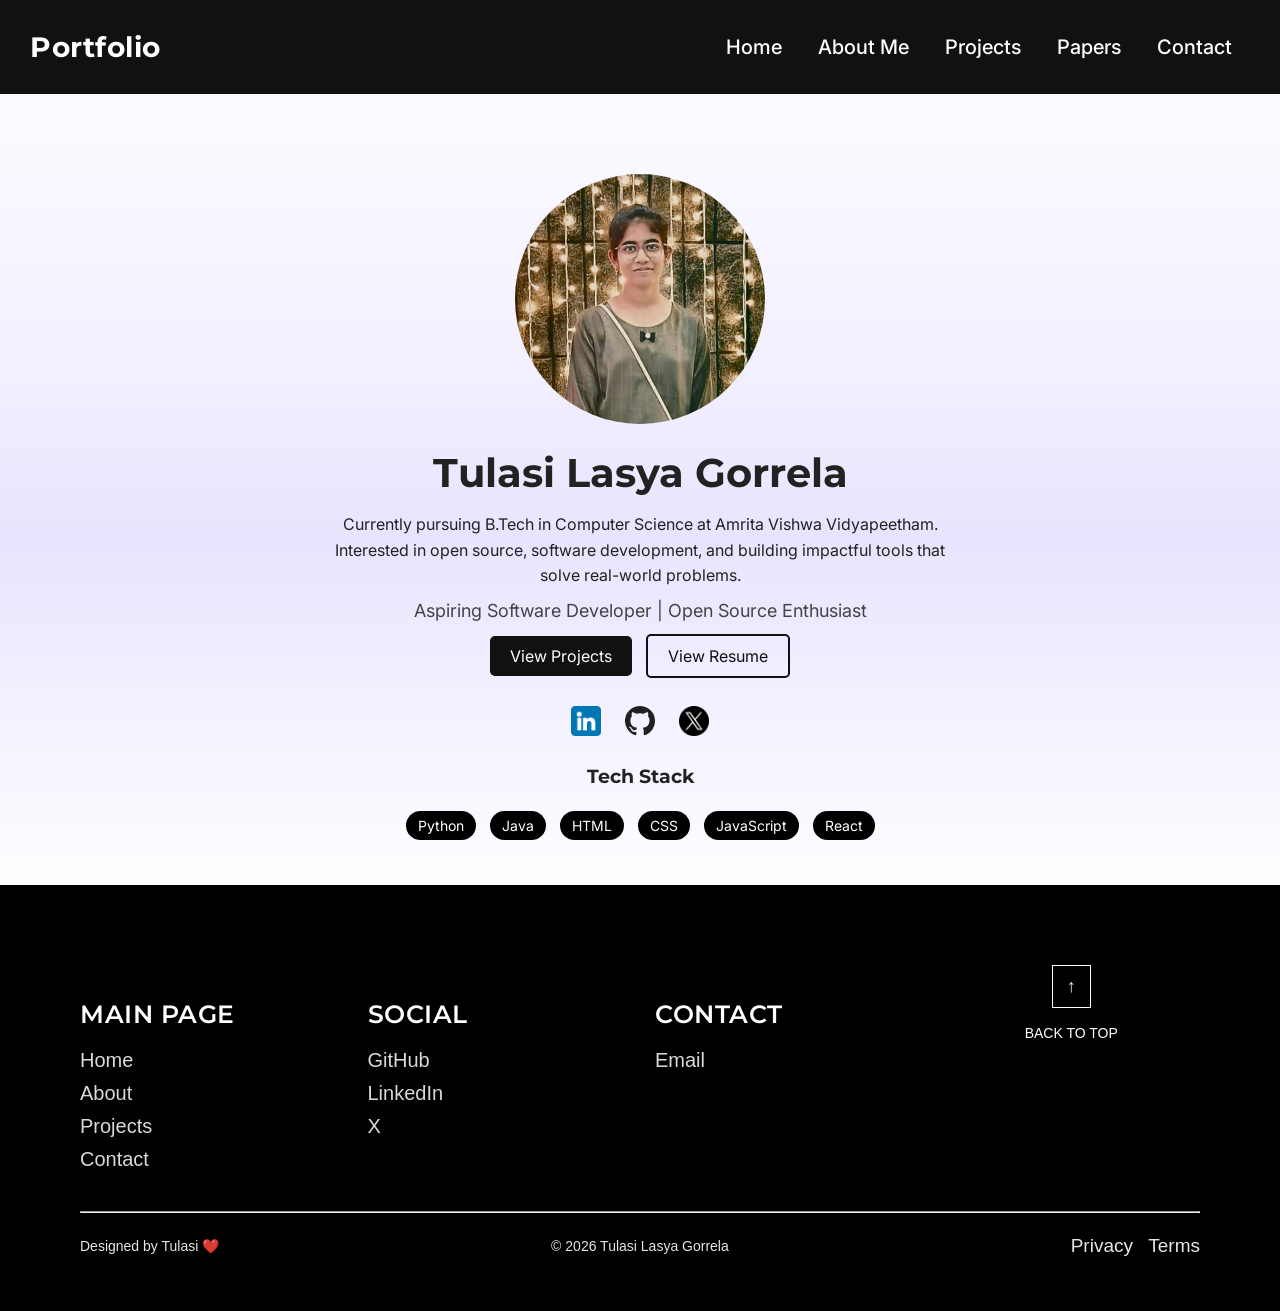
<file: index.html>
<!doctype html>

<html lang="en">
  <head>
    <meta charset="UTF-8" />
    <meta name="viewport" content="width=device-width, initial-scale=1.0" />

    <title>Tulasi Lasya Portfolio</title>

    <link rel="stylesheet" href="css/global.css">
<link rel="stylesheet" href="css/navbar.css">
<link rel="stylesheet" href="css/home.css">
<link rel="stylesheet" href="css/footer.css">
  </head>

  <body>
    <nav class="nav-bar">
      <h2 class="logo">Portfolio</h2>
      <input type="checkbox" id="menu-toggle">
      <label for="menu-toggle" class="menu-icon">
         &#9776
      </label>
      <ul class="nav-ul">
        <li class="nav-li"><a href="index.html">Home</a></li>
        <li class="nav-li"><a href="about.html">About Me</a></li>
        <li class="nav-li"><a href="projects.html">Projects</a></li>
        <li class="nav-li"><a href="papers.html">Papers</a></li>
        <li class="nav-li"><a href="contact.html">Contact</a></li>
      </ul>
    </nav>

    <section class="hero">
      <img src="assets/image.png" class="profile-img" alt="Tulasi Lasya Profile Image" />

      <h1 class="name">Tulasi Lasya Gorrela</h1>

    
      <p class="bio">
        Currently pursuing B.Tech in Computer Science at Amrita Vishwa
        Vidyapeetham. Interested in open source, software development, and
        building impactful tools that solve real-world problems.
      </p>

      <p class="role">Aspiring Software Developer | Open Source Enthusiast</p>
      <div class="hero-buttons">
        <a href="projects.html" class="btn">View Projects</a>
        <a
          href="https://tulasilasya.github.io/Resume.github.io/"
          class="btn-outline"
          target="_blank"
          >View Resume</a
        >
      </div>
      <br />
      <div class="socials">
        <a
          href="https://www.linkedin.com/in/tulasi-lasya-gorrela-ba954536a/"
          target="_blank"
          ><img src="assets/linkedin.png" width="30" alt="linkedin"
        /></a>
        <a href="https://github.com/TulasiLasya" target="_blank"
          ><img src="assets/Orion_github.svg" width="30" alt="github"
        /></a>
        <a href="https://x.com/TulasiLasya301" target="_blank"
          ><img src="assets/twitter.png" width="30" alt="X"
        /></a>
      </div>
      <div class="tech-stack">
        <h3>Tech Stack</h3>
        <div class="stack-icons">
          <span>Python</span>
          <span>Java</span>
          <span>HTML</span>
          <span>CSS</span>
          <span>JavaScript</span>
          <span>React</span>
        </div>
      </div>
    </section>
    <br />
    <br />
    <footer class="footer">
      <div class="footer-middle">
        <div class="footer-column">
          <h4>MAIN PAGE</h4>
          <a href="index.html">Home</a>
          <a href="about.html">About</a>
          <a href="projects.html">Projects</a>
          <a href="contact.html">Contact</a>
        </div>

        <div class="footer-column">
          <h4>SOCIAL</h4>
          <a href="https://github.com/TulasiLasya" target="_blank">GitHub</a>
          <a
            href="https://www.linkedin.com/in/tulasi-lasya-gorrela-ba954536a/"
            target="_blank"
            >LinkedIn</a
          >
          <a href="https://x.com/TulasiLasya301" target="_blank">X</a>
        </div>

        <div class="footer-column">
          <h4>CONTACT</h4>
          <a href="mailto:tulasilasyagorrela@gmail.com" target="_blank">Email</a>
        </div>

        <div class="back-top">
          <a href="#">↑</a>
          <p>BACK TO TOP</p>
        </div>
      </div>

      <hr />

      <div class="footer-bottom">
        <p>Designed by Tulasi ❤️</p>
        <p>© 2026 Tulasi Lasya Gorrela</p>
        <div class="footer-links">
          <a href="#">Privacy</a>
          <a href="#">Terms</a>
        </div>
      </div>
    </footer>
  </body>
</html>
</file>
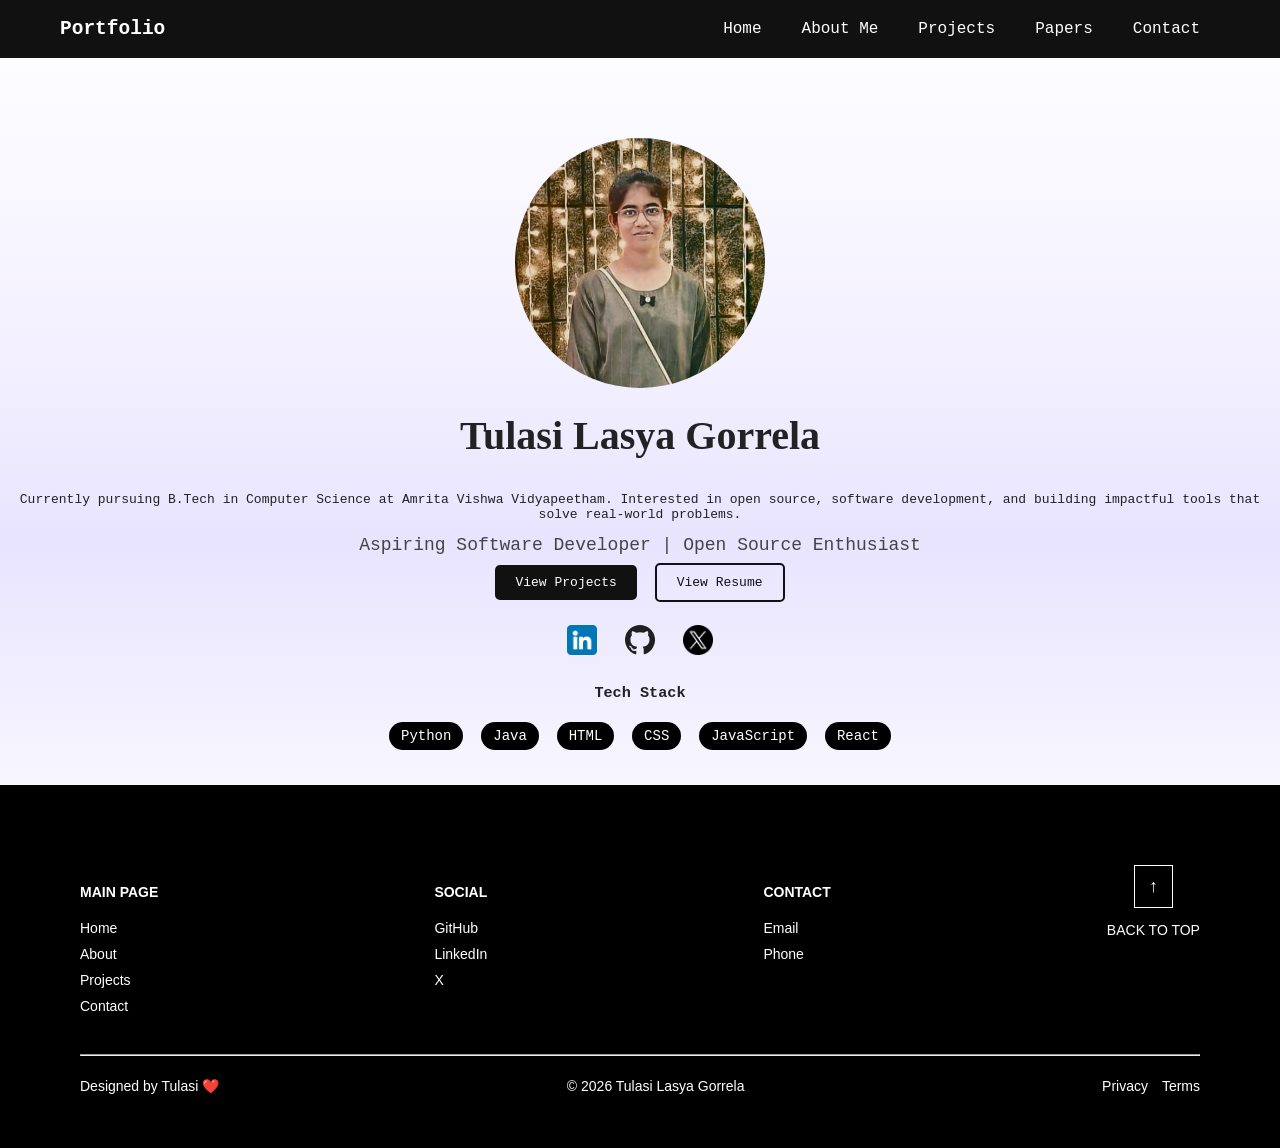
<file: portfolio/index.html>
<!doctype html>

<html lang="en">
  <head>
    <meta charset="UTF-8" />
    <meta name="viewport" content="width=device-width, initial-scale=1.0" />

    <title>Tulasi Portfolio</title>

    <link rel="stylesheet" href="style.css" />
  </head>

  <body>
    <nav class="nav-bar">
      <h2 class="logo">Portfolio</h2>

      <ul class="nav-ul">
        <li class="nav-li"><a href="index.html">Home</a></li>
        <li class="nav-li"><a href="AboutMe.html">About Me</a></li>
        <li class="nav-li"><a href="Projects.html">Projects</a></li>
        <li class="nav-li"><a href="#">Papers</a></li>
        <li class="nav-li"><a href="Contact.html">Contact</a></li>
      </ul>
    </nav>

    <section class="hero">
      <img src="assets/image.png" class="profile-img" />

      <h1 class="name">Tulasi Lasya Gorrela</h1>

      <p class="intro"></p>
      <p class="bio">
        Currently pursuing B.Tech in Computer Science at Amrita Vishwa
        Vidyapeetham. Interested in open source, software development, and
        building impactful tools that solve real-world problems.
      </p>


      <p class="role">Aspiring Software Developer | Open Source Enthusiast</p>
      <div class="hero-buttons">
        <a href="#" class="btn">View Projects</a>
        <a href="https://tulasilasya.github.io/Resume.github.io/" class="btn-outline" target="_blank"
          >View Resume</a
        >
      </div>
      <br>
      <div class="socials">
        <a
          href="https://www.linkedin.com/in/tulasi-lasya-gorrela-ba954536a/"
          target="_blank"
          ><img src="assets/linkedin.png" width="30" alt="linkedin"
        /></a>
        <a href="https://github.com/TulasiLasya"
          ><img src="assets/Orion_github.svg" width="30" alt="github"
        /></a>
        <a href="https://x.com/TulasiLasya301"
          ><img src="assets/twitter.png" width="30" alt="X"
        /></a>
      </div>
      <div class="tech-stack">
        <h3>Tech Stack</h3>
        <div class="stack-icons">
          <span>Python</span>
          <span>Java</span>
          <span>HTML</span>
          <span>CSS</span>
          <span>JavaScript</span>
          <span>React</span>
        </div>
      </div>
    </section>
    <br />
    <br />
    <footer class="footer">
      <div class="footer-middle">
        <div class="footer-column">
          <h4>MAIN PAGE</h4>
          <a href="index.html">Home</a>
          <a href="about.html">About</a>
          <a href="projects.html">Projects</a>
          <a href="contact.html">Contact</a>
        </div>

        <div class="footer-column">
          <h4>SOCIAL</h4>
          <a href="https://github.com/TulasiLasya">GitHub</a>
          <a
            href="https://www.linkedin.com/in/tulasi-lasya-gorrela-ba954536a/"
            target="_blank"
            >LinkedIn</a
          >
          <a href="https://x.com/TulasiLasya301" target="_blank">X</a>
        </div>

        <div class="footer-column">
          <h4>CONTACT</h4>
          <a href="mailto:tulasilasyagorrela@gmail.com">Email</a>
          <a href="tel:+917075848015">Phone</a>
        </div>

        <div class="back-top">
          <a href="#">↑</a>
          <p>BACK TO TOP</p>
        </div>
      </div>

      <hr />

      <div class="footer-bottom">
        <p>Designed by Tulasi ❤️</p>
        <p>© 2026 Tulasi Lasya Gorrela</p>
        <div class="footer-links">
          <a href="#">Privacy</a>
          <a href="#">Terms</a>
        </div>
      </div>
    </footer>
  </body>
</html>
</file>
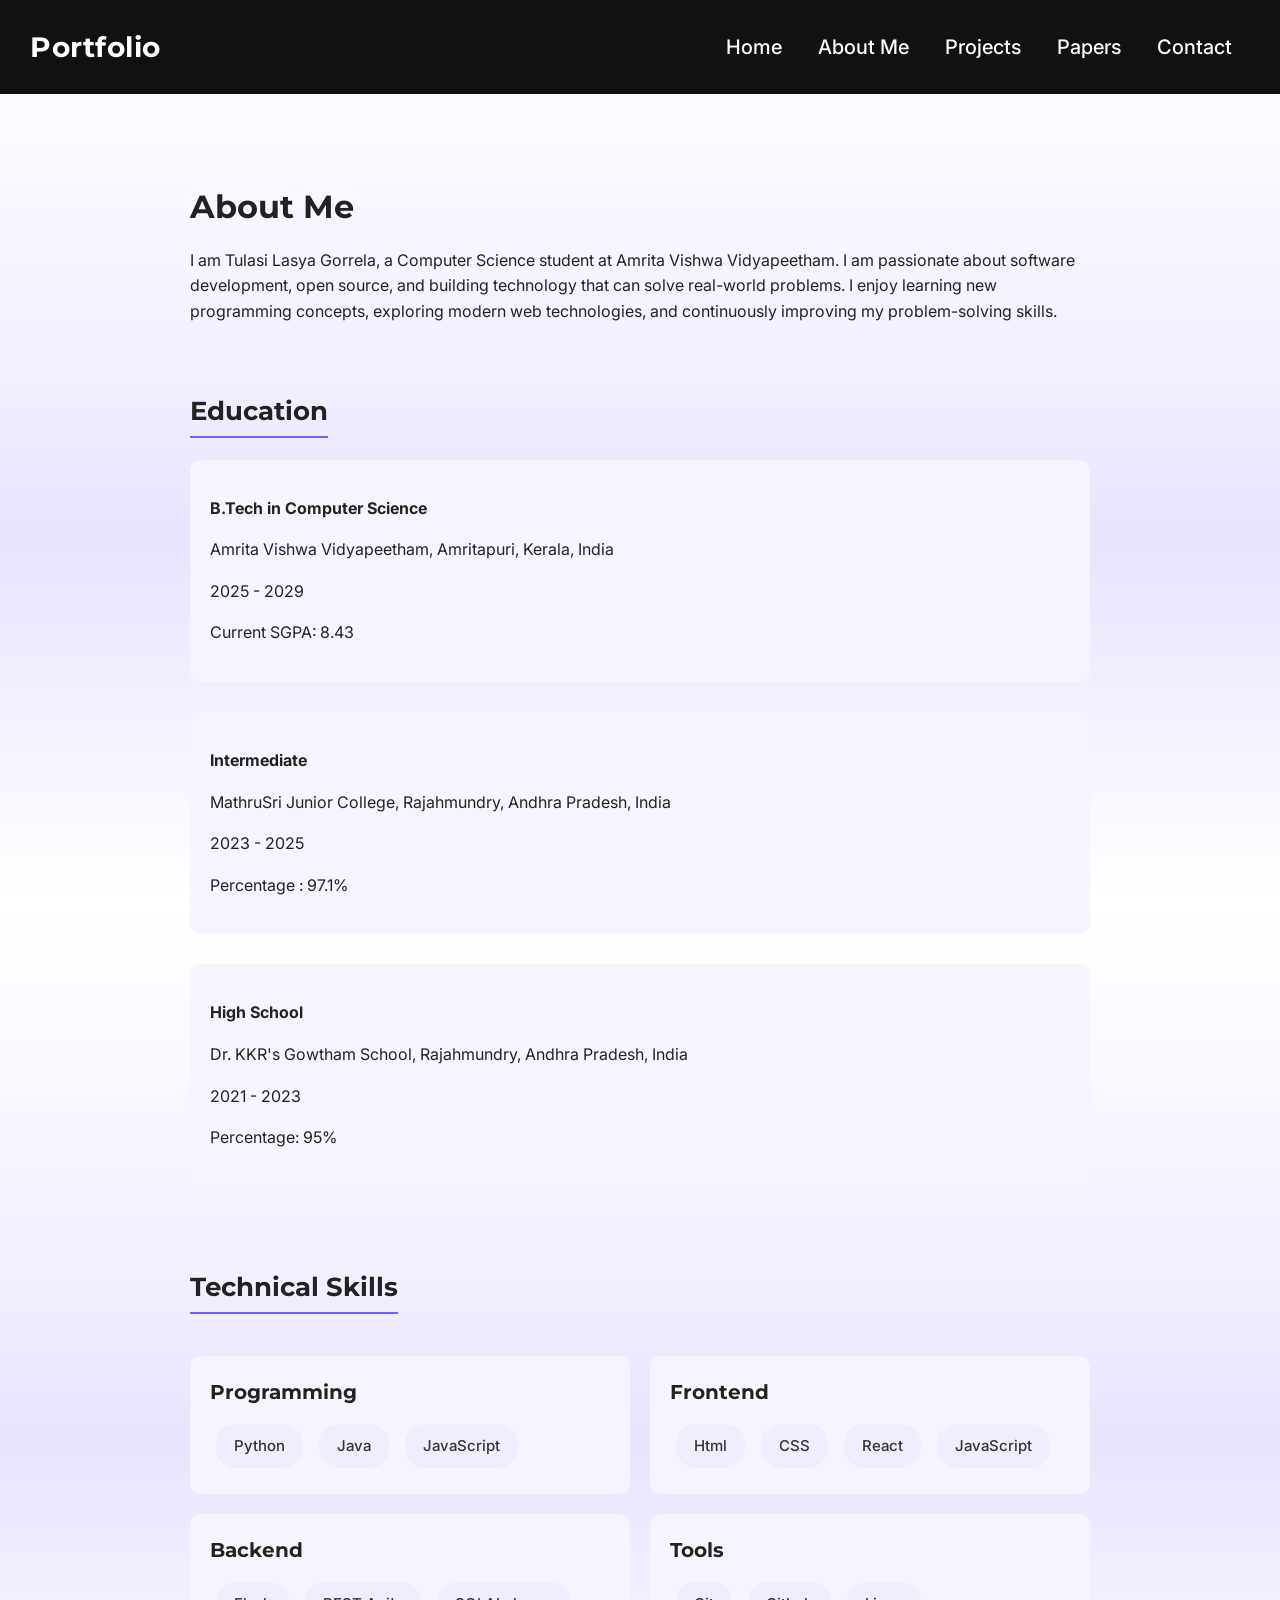
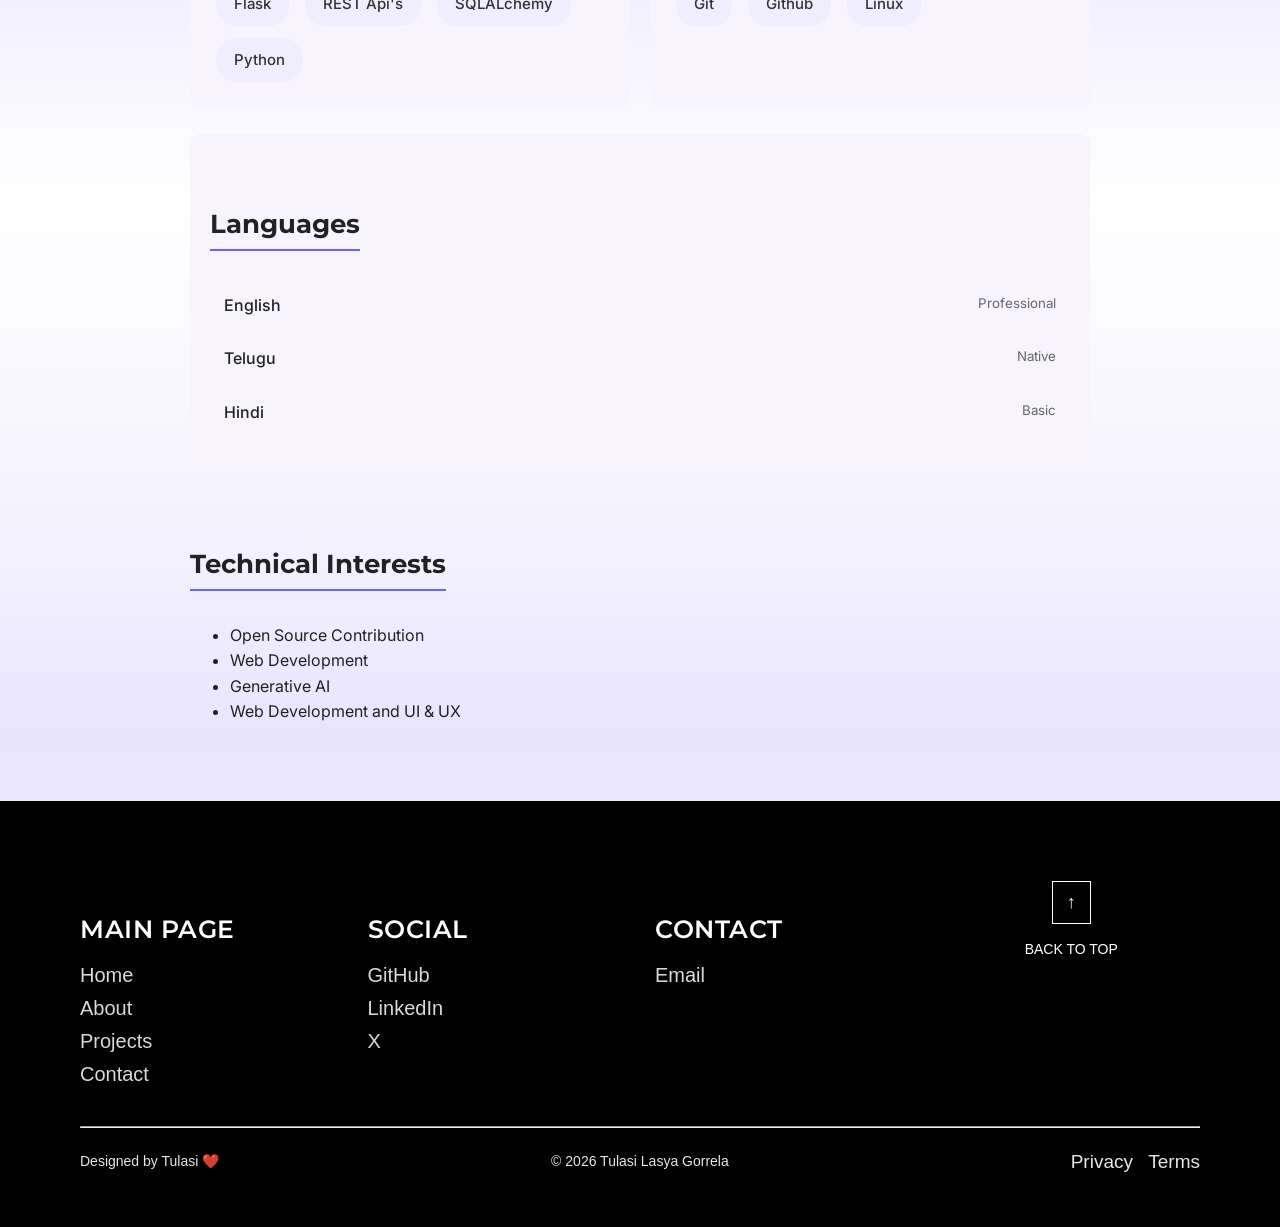
<file: about.html>
<!doctype html>
<html lang="en">
  <head>
    <meta charset="UTF-8" />
    <meta name="viewport" content="width=device-width, initial-scale=1.0" />
    <title>Tulasi Lasya Portfolio</title>
    <link rel="stylesheet" href="css/global.css" />
    <link rel="stylesheet" href="css/navbar.css" />
    <link rel="stylesheet" href="css/aboutme.css" />
    <link rel="stylesheet" href="css/footer.css" />
  </head>

  <body>
    <header>
      <nav class="nav-bar">
        <h2 class="logo">Portfolio</h2>
        <input type="checkbox" id="menu-toggle" />
        <label for="menu-toggle" class="menu-icon">&#9776 </label>
        <ul class="nav-ul">
          <li class="nav-li"><a href="index.html">Home</a></li>
          <li class="nav-li"><a href="about.html">About Me</a></li>
          <li class="nav-li"><a href="projects.html">Projects</a></li>
          <li class="nav-li"><a href="papers.html">Papers</a></li>
          <li class="nav-li"><a href="contact.html">Contact</a></li>
        </ul>
      </nav>
    </header>

    <section class="about-container">
      <h1>About Me</h1>

      <p class="about-intro">
        I am Tulasi Lasya Gorrela, a Computer Science student at Amrita Vishwa
        Vidyapeetham. I am passionate about software development, open source,
        and building technology that can solve real-world problems. I enjoy
        learning new programming concepts, exploring modern web technologies,
        and continuously improving my problem-solving skills.
      </p>

      <!-- education -->

      <h2>Education</h2>

      <div class="about-box">
        <p><strong>B.Tech in Computer Science</strong></p>
        <p>Amrita Vishwa Vidyapeetham, Amritapuri, Kerala, India</p>
        <p>2025 - 2029</p>
        <p>Current SGPA: 8.43</p>
      </div>

      <div class="about-box">
        <p><strong>Intermediate</strong></p>
        <p>
          MathruSri Junior College, Rajahmundry, Andhra Pradesh, India
        </p>
        <p>2023 - 2025</p>
        <p>Percentage : 97.1%</p>
        
      </div>
      <div class="about-box">
        <p><strong>High School</strong></p>
        <p>Dr. KKR's Gowtham School, Rajahmundry, Andhra Pradesh, India</p>
        <p>2021 - 2023</p>
        <p>Percentage: 95%</p>
      </div>

      <!-- skills -->

      <h2>Technical Skills</h2>

      <div class="skills-grid">
        <div class="skill-card">
          <h3>Programming</h3>
          <div class="skill-tags">
            <span>Python</span>
            <span>Java</span>
            <span>JavaScript</span>
          </div>
        </div>
        <div class="skill-card">
          <h3>Frontend</h3>
          <div class="skill-tags">
            <span>Html</span>
            <span>CSS</span>
            <span>React</span>
            <span>JavaScript</span>
          </div>
        </div>
        <div class="skill-card">
          <h3>Backend</h3>
          <div class="skill-tags">
            <span>Flask</span>
            <span>REST Api's</span>
            <span>SQLALchemy</span>
            <span>Python</span>
          </div>
        </div>
        <div class="skill-card">
          <h3>Tools</h3>
          <div class="skill-tags">
            <span>Git</span>
            <span>Github</span>
            <span>Linux</span>
          </div>
        </div>
      </div>
      <br>
      <div class="about-box">
        <h2>Languages</h2>

        <div class="language-list">
          <div class="lang-item">
            <span>English</span>
            <small>Professional</small>
          </div>

          <div class="lang-item">
            <span>Telugu</span>
            <small>Native</small>
          </div>

          <div class="lang-item">
            <span>Hindi</span>
            <small>Basic</small>
          </div>
        </div>
      </div>
      <h2>Technical Interests</h2>

      <ul class="interests">
        <li>Open Source Contribution</li>
        <li>Web Development</li>
        <li>Generative AI</li>
        <li>Web Development and UI & UX</li>
      </ul>
    </section>

    <footer class="footer">
      <div class="footer-middle">
        <div class="footer-column">
          <h4>MAIN PAGE</h4>
          <a href="index.html">Home</a>
          <a href="about.html">About</a>
          <a href="projects.html">Projects</a>
          <a href="contact.html">Contact</a>
        </div>

        <div class="footer-column">
          <h4>SOCIAL</h4>
          <a href="https://github.com/TulasiLasya" target="_blank">GitHub</a>
          <a
            href="https://www.linkedin.com/in/tulasi-lasya-gorrela-ba954536a/"
            target="_blank"
            >LinkedIn</a
          >
          <a href="https://x.com/TulasiLasya301" target="_blank">X</a>
        </div>

        <div class="footer-column">
          <h4>CONTACT</h4>
          <a href="mailto:tulasilasyagorrela@gmail.com" target="_blank"
            >Email</a
          >
        </div>

        <div class="back-top">
          <a href="#">↑</a>
          <p>BACK TO TOP</p>
        </div>
      </div>

      <hr />

      <div class="footer-bottom">
        <p>Designed by Tulasi ❤️</p>
        <p>© 2026 Tulasi Lasya Gorrela</p>
        <div class="footer-links">
          <a href="#">Privacy</a>
          <a href="#">Terms</a>
        </div>
      </div>
    </footer>
  </body>
</html>
</file>
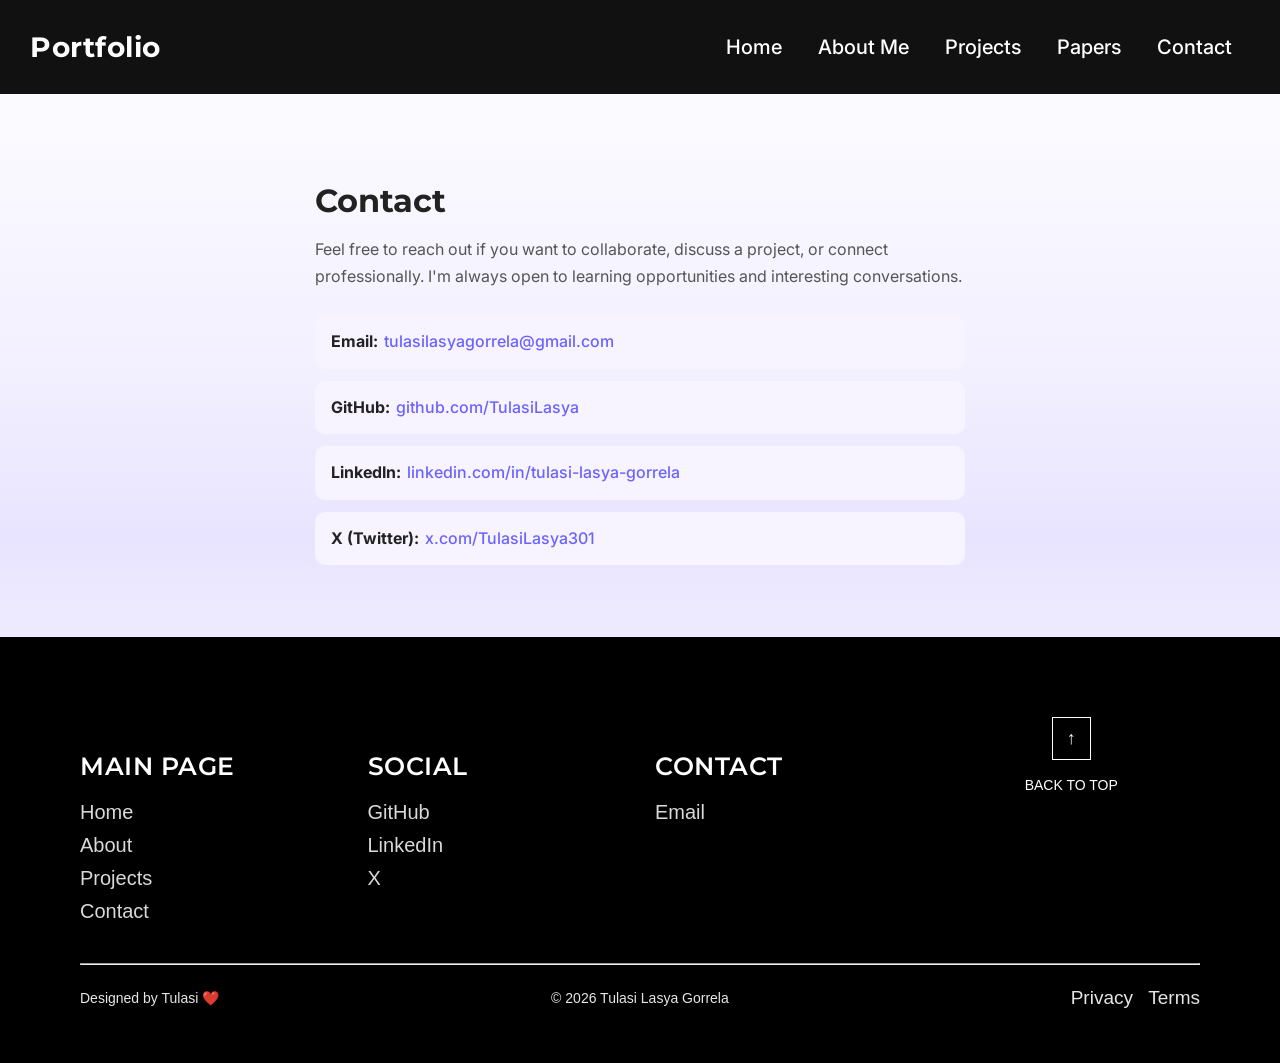
<file: contact.html>
<!doctype html>
<html lang="en">
  <head>
    <meta charset="UTF-8" />
    <meta name="viewport" content="width=device-width, initial-scale=1.0">
    <title>Tulasi Lasya Portfolio</title>
    <link rel="stylesheet" href="css/global.css">
<link rel="stylesheet" href="css/navbar.css">
<link rel="stylesheet" href="css/contact.css">
<link rel="stylesheet" href="css/footer.css">
  </head>

  <body>
    <header>
      <nav class="nav-bar">
        <h2 class="logo">Portfolio</h2>
           <input type="checkbox" id="menu-toggle">
      <label for="menu-toggle" class="menu-icon">
         &#9776
      </label>
        <ul class="nav-ul">
          <li class="nav-li"><a href="index.html">Home</a></li>
          <li class="nav-li"><a href="about.html">About Me</a></li>
          <li class="nav-li"><a href="projects.html">Projects</a></li>
          <li class="nav-li"><a href="papers.html">Papers</a></li>
          <li class="nav-li"><a href="contact.html">Contact</a></li>
        </ul>
      </nav>
    </header>

    <section class="contact-container">
      <h1>Contact</h1>

      <p class="contact-text">
        Feel free to reach out if you want to collaborate, discuss a project, or
        connect professionally. I'm always open to learning opportunities and
        interesting conversations.
      </p>

      <div class="contact-links">
        <p>
          <strong>Email:</strong>
          <a href="mailto:tulasilasyagorrela@gmail.com" target="_blank">
            tulasilasyagorrela@gmail.com
          </a>
        </p>


        <p>
          <strong>GitHub:</strong>
          <a href="https://github.com/TulasiLasya" target="_blank">
            github.com/TulasiLasya
          </a>
        </p>

        <p>
          <strong>LinkedIn:</strong>
          <a
            href="https://www.linkedin.com/in/tulasi-lasya-gorrela-ba954536a/"
            target="_blank"
          >
            linkedin.com/in/tulasi-lasya-gorrela
          </a>
        </p>

        <p>
          <strong>X (Twitter):</strong>
          <a href="https://x.com/TulasiLasya301" target="_blank">
            x.com/TulasiLasya301
          </a>
        </p>
      </div>
    </section>

    <footer class="footer">
      <div class="footer-middle">
        <div class="footer-column">
          <h4>MAIN PAGE</h4>
          <a href="index.html">Home</a>
          <a href="about.html">About</a>
          <a href="projects.html">Projects</a>
          <a href="contact.html">Contact</a>
        </div>

        <div class="footer-column">
          <h4>SOCIAL</h4>
          <a href="https://github.com/TulasiLasya" target="_blank">GitHub</a>
          <a
            href="https://www.linkedin.com/in/tulasi-lasya-gorrela-ba954536a/"
            target="_blank"
            >LinkedIn</a
          >
          <a href="https://x.com/TulasiLasya301" target="_blank">X</a>
        </div>

        <div class="footer-column">
          <h4>CONTACT</h4>
          <a href="mailto:tulasilasyagorrela@gmail.com" target="_blank">Email</a>
        </div>

        <div class="back-top">
          <a href="#">↑</a>
          <p>BACK TO TOP</p>
        </div>
      </div>

      <hr />

      <div class="footer-bottom">
        <p>Designed by Tulasi ❤️</p>
        <p>© 2026 Tulasi Lasya Gorrela</p>

        <div class="footer-links">
          <a href="#">Privacy</a>
          <a href="#">Terms</a>
        </div>
      </div>
    </footer>
  </body>
</html>
</file>
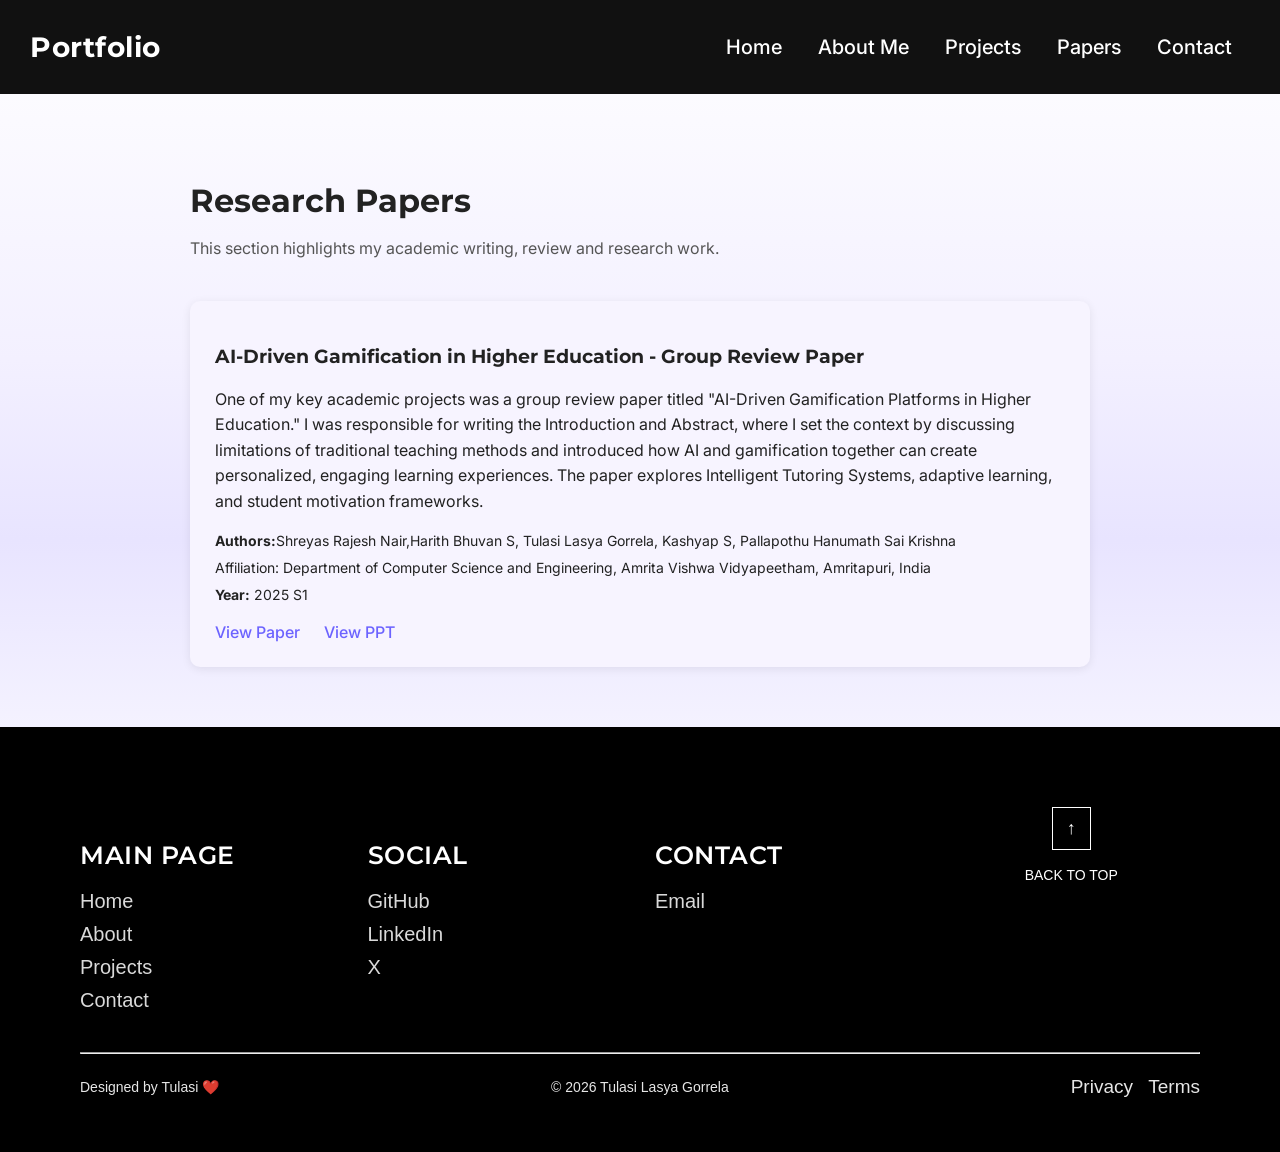
<file: papers.html>
<!doctype html>
<html lang="en">
  <head>
    <meta charset="UTF-8" />
    <meta name="viewport" content="width=device-width, initial-scale=1.0">
    <title>Tulasi Lasya Portfolio</title>
    <link rel="stylesheet" href="css/global.css">
<link rel="stylesheet" href="css/navbar.css">
<link rel="stylesheet" href="css/paper.css">
<link rel="stylesheet" href="css/footer.css">
  </head>

  <body>
    <header>
      <nav class="nav-bar">
        <h2 class="logo">Portfolio</h2>
         <input type="checkbox" id="menu-toggle">
      <label for="menu-toggle" class="menu-icon">
         &#9776
      </label>
        <ul class="nav-ul">
          <li class="nav-li"><a href="index.html">Home</a></li>
          <li class="nav-li"><a href="about.html">About Me</a></li>
          <li class="nav-li"><a href="projects.html">Projects</a></li>
          <li class="nav-li"><a href="papers.html">Papers</a></li>
          <li class="nav-li"><a href="contact.html">Contact</a></li>
        </ul>
      </nav>
    </header>

    <section class="papers-container">
      <h1>Research Papers</h1>

      <p class="papers-intro">
        This section highlights my academic writing, review and research work.
      </p>

      <div class="paper-card">
        <h3>AI-Driven Gamification in Higher Education - Group Review Paper</h3>

        <p class="paper-desc">
          One of my key academic projects was a group review paper titled "AI-Driven Gamification Platforms in Higher Education." I was responsible for writing the Introduction and Abstract, where I set the context by discussing limitations of traditional teaching methods and introduced how AI and gamification together can create personalized, engaging learning experiences. The paper explores Intelligent Tutoring Systems, adaptive learning, and student motivation frameworks.
        </p>

        <p class="paper-meta"><strong>Authors:</strong>Shreyas Rajesh Nair,Harith Bhuvan S, Tulasi Lasya Gorrela, Kashyap S, Pallapothu Hanumath Sai Krishna</p>
        <p class="paper-meta"><strong></strong>Affiliation:</strong> Department of Computer Science and Engineering, Amrita Vishwa Vidyapeetham, Amritapuri, India</p>
        <p class="paper-meta"><strong>Year:</strong> 2025 S1</p>

        <div class="paper-links">
          <a href="assets/Group-9 Tech Paper.pdf" target="_blank">View Paper</a>
          <a href="assets/Group-9 PPT.pptx" target="_blank">View PPT</a>
        </div>
      </div>
    </section>

    <footer class="footer">
      <div class="footer-middle">
        <div class="footer-column">
          <h4>MAIN PAGE</h4>
          <a href="index.html">Home</a>
          <a href="about.html">About</a>
          <a href="projects.html">Projects</a>
          <a href="contact.html">Contact</a>
        </div>

        <div class="footer-column">
          <h4>SOCIAL</h4>
          <a href="https://github.com/TulasiLasya" target="_blank">GitHub</a>
          <a
            href="https://www.linkedin.com/in/tulasi-lasya-gorrela-ba954536a/"
            target="_blank"
            >LinkedIn</a
          >
          <a href="https://x.com/TulasiLasya301" target="_blank">X</a>
        </div>

        <div class="footer-column">
          <h4>CONTACT</h4>
          <a href="mailto:tulasilasyagorrela@gmail.com" target="_blank">Email</a>
        </div>

        <div class="back-top">
          <a href="#">↑</a>
          <p>BACK TO TOP</p>
        </div>
      </div>

      <hr />

      <div class="footer-bottom">
        <p>Designed by Tulasi ❤️</p>
        <p>© 2026 Tulasi Lasya Gorrela</p>

        <div class="footer-links">
          <a href="#">Privacy</a>
          <a href="#">Terms</a>
        </div>
      </div>
    </footer>
  </body>
</html>
</file>
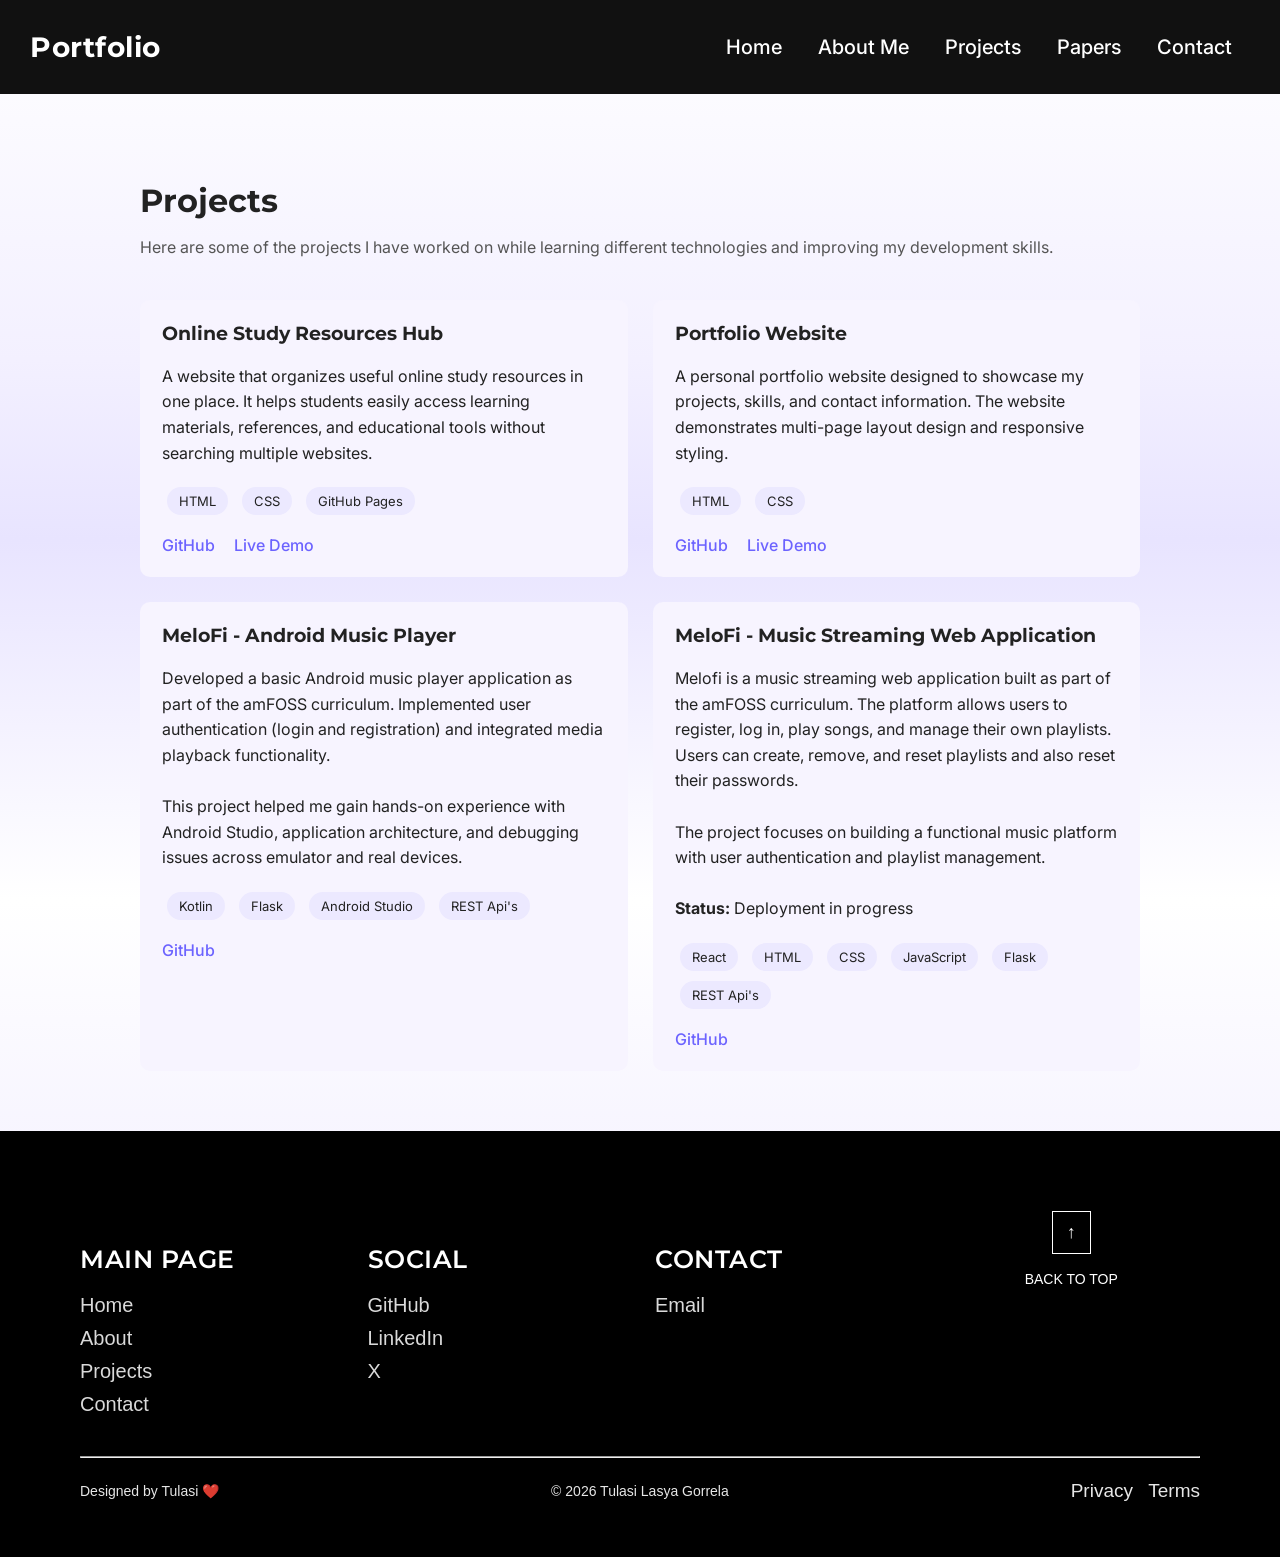
<file: projects.html>
<!doctype html>
<html lang="en">
  <head>
    <meta charset="UTF-8" />
    <meta name="viewport" content="width=device-width, initial-scale=1.0" />
    <title>Tulasi Lasya Portfolio</title>
    <link rel="stylesheet" href="css/global.css" />
    <link rel="stylesheet" href="css/navbar.css" />
    <link rel="stylesheet" href="css/project.css" />
    <link rel="stylesheet" href="css/footer.css" />
  </head>

  <body>
    <header>
      <nav class="nav-bar">
        <h2 class="logo">Portfolio</h2>
        <input type="checkbox" id="menu-toggle" />
        <label for="menu-toggle" class="menu-icon"> &#9776 </label>
        <ul class="nav-ul">
          <li class="nav-li"><a href="index.html">Home</a></li>
          <li class="nav-li"><a href="about.html">About Me</a></li>
          <li class="nav-li"><a href="projects.html">Projects</a></li>
          <li class="nav-li"><a href="papers.html">Papers</a></li>
          <li class="nav-li"><a href="contact.html">Contact</a></li>
        </ul>
      </nav>
    </header>

    <section class="projects-container">
      <h1>Projects</h1>

      <p class="projects-intro">
        Here are some of the projects I have worked on while learning different
        technologies and improving my development skills.
      </p>

      <div class="projects-grid">
        <!-- PROJECT 1 -->

        <div class="project-card">
          <h3>Online Study Resources Hub</h3>

          <p>
            A website that organizes useful online study resources in one place.
            It helps students easily access learning materials, references, and
            educational tools without searching multiple websites.
          </p>

          <div class="project-tech">
            <span>HTML</span>
            <span>CSS</span>
            <span>GitHub Pages</span>
          </div>

          <div class="project-links">
            <a href="https://github.com/TulasiLasya/AVP-Project" target="_blank"
              >GitHub</a
            >
            <a href="https://tulasilasya.github.io/AVP-Project/" target="_blank"
              >Live Demo</a
            >
          </div>
        </div>

        <!-- PROJECT 2 -->

        <div class="project-card">
          <h3>Portfolio Website</h3>

          <p>
            A personal portfolio website designed to showcase my projects,
            skills, and contact information. The website demonstrates multi-page
            layout design and responsive styling.
          </p>

          <div class="project-tech">
            <span>HTML</span>
            <span>CSS</span>
          </div>

          <div class="project-links">
            <a
              href="https://github.com/TulasiLasya/TulasiLasyaPortfolio.github.io" target="_blank"
              >GitHub</a
            >
            <a
              href="https://tulasilasya.github.io/TulasiLasyaPortfolio.github.io/projects.html"
              >Live Demo</a
            >
          </div>
        </div>

        <!-- PROJECT 3  -->
        <div class="project-card">
          <h3>MeloFi - Android Music Player</h3>

          <p>
            Developed a basic Android music player application as part of the
            amFOSS curriculum. Implemented user authentication (login and
            registration) and integrated media playback functionality.
            <br><br>This project helped me gain hands-on experience with Android Studio,
            application architecture, and debugging issues across emulator and
            real devices.
          </p>

          <div class="project-tech">
            <span>Kotlin</span>
            <span>Flask</span>
            <span>Android Studio</span>
            <span>REST Api's</span>
          </div>

          <div class="project-links">
            <a
              href="https://github.com/TulasiLasya/amfoss-curriculum/tree/main/Task-07"
              target="_blank"
              >GitHub</a
            >
          </div>
        </div>

        <!-- PROJECT 3  -->

        <div class="project-card">
          <h3>MeloFi - Music Streaming Web Application</h3>

          <p>
            Melofi is a music streaming web application built as part of the amFOSS curriculum. The platform allows users to register, log in, play songs, and manage their own playlists. Users can create, remove, and reset playlists and also reset their passwords.
          </br></br>
          The project focuses on building a functional music platform with user authentication and playlist management.
          </br></br>
          <b>Status: </b>Deployment in progress
        
          </p>

          <div class="project-tech">
            <span>React</span>
            <span>HTML</span>
            <span>CSS</span>
            <span>JavaScript</span>
            <span>Flask</span>
            <span>REST Api's</span>

          </div>

          <div class="project-links">
            <a
              href="https://github.com/TulasiLasya/amfoss-curriculum/tree/main/Task-05/MeloFi_React_app"
              target="_blank"
              >GitHub</a
            >
          </div>
        </div>
      </div>
    </section>

    <footer class="footer">
      <div class="footer-middle">
        <div class="footer-column">
          <h4>MAIN PAGE</h4>
          <a href="index.html">Home</a>
          <a href="AboutMe.html">About</a>
          <a href="Projects.html">Projects</a>
          <a href="Contact.html">Contact</a>
        </div>

        <div class="footer-column">
          <h4>SOCIAL</h4>
          <a href="https://github.com/TulasiLasya" target="_blank">GitHub</a>
          <a
            href="https://www.linkedin.com/in/tulasi-lasya-gorrela-ba954536a/"
            target="_blank"
            >LinkedIn</a
          >
          <a href="https://x.com/TulasiLasya301" target="_blank">X</a>
        </div>

        <div class="footer-column">
          <h4>CONTACT</h4>
          <a href="mailto:tulasilasyagorrela@gmail.com" target="_blank">Email</a>
        </div>

        <div class="back-top">
          <a href="#">↑</a>
          <p>BACK TO TOP</p>
        </div>
      </div>

      <hr />

      <div class="footer-bottom">
        <p>Designed by Tulasi ❤️</p>
        <p>© 2026 Tulasi Lasya Gorrela</p>

        <div class="footer-links">
          <a href="#">Privacy</a>
          <a href="#">Terms</a>
        </div>
      </div>
    </footer>
  </body>
</html>
</file>
<file: css/global.css>
@import url("https://fonts.googleapis.com/css2?family=Inter:ital,opsz,wght@0,14..32,100..900;1,14..32,100..900&display=swap");
@import url("https://fonts.googleapis.com/css2?family=Inter:ital,opsz,wght@0,14..32,100..900;1,14..32,100..900&family=Montserrat:ital,wght@0,100..900;1,100..900&display=swap");

h1,
h2,
h3,
h4,
h5,
h6 {
  font-family: "Montserrat", sans-serif;
}
html,
body {
  height: 100%;
}

body {
  display: flex;
  flex-direction: column;
  min-height: 100vh;
}

body {
  margin: 0;
  background: linear-gradient(
    180deg,
    #ffffff 0%,
    #f3f0ff 40%,
    #e8e4ff 60%,
    #ffffff 100%
  );
  min-height: 100vh;
  font-family: "Inter", sans-serif;
  color: #222;
}

/* NAVBAR */

.nav-bar {
  display: flex;
  justify-content: space-between;
  align-items: center;
  padding: 0 60px;
  background-color: #111;
  position: sticky;
  top: 0;
  flex-wrap: nowrap;
}

.logo {
  color: white;
  margin: 0;
}

.nav-ul {
  list-style: none;
  margin: 0;
  padding: 0;
  display: flex;
}

.nav-li a {
  text-decoration: none;
  color: white;
  padding: 20px;
  display: block;
  font-size: 16px;
  position: relative;
}

.nav-li a::after {
  content: "";
  position: absolute;
  left: 0;
  bottom: 5px;
  height: 2px;
  transition: width 0.3s ease;
  background-color: #6c63ff;
}

.nav-li a:hover::after {
  width: 100%;
}
/* HERO SECTION */

.hero {
  text-align: center;
  margin-top: 80px;
  padding-top: 80px;
}

.profile-img {
  margin-top: -80px;
  width: 250px;
  height: 250px;
  max-width: 90%;
  border-radius: 50%;
  object-fit: cover;
}

.name {
  font-size: 40px;
  margin-top: 20px;
  font-family: "Montserrat", sans-serif;
}

.intro {
  width: 40%;
  margin: auto;
  margin-top: 10px;
  font-size: 16px;
  color: #666;
  max-width: 650px;
  line-height: 1.6;
  padding: 0 20px;
}

.socials {
  margin-top: 20px;
}

.socials a {
  margin: 10px;
  text-decoration: none;
  color: #6c63ff;
  font-weight: bold;
}

/* FOOTER */

footer {
  background-color: #111;
  color: white;
  margin-top: 100px;
  padding: 20px;
  margin-top: auto;
}

.foot-ul {
  list-style: none;
  padding: 0;
}

.foot-li {
  display: inline;
  margin-right: 20px;
}

footer p {
  text-align: center;
  font-size: 14px;
}

.role {
  margin-top: 8px;
  font-size: 18px;
  color: #444;
}

.hero-buttons {
  margin-top: 20px;
}

.btn {
  background: #111;
  color: white;
  padding: 10px 20px;
  text-decoration: none;
  border-radius: 5px;
  margin-right: 10px;
}

.btn-outline {
  border: 2px solid #111;
  padding: 10px 20px;
  text-decoration: none;
  color: #111;
  border-radius: 5px;
}
.tech-stack {
  margin-top: 25px;
  text-align: center;
}

.stack-icons span {
  background: black;
  color: white;
  padding: 6px 12px;
  margin: 5px;
  border-radius: 15px;
  display: inline-block;
  font-size: 14px;
}

/*  */
.about-container,
.contact-container {
  max-width: 900px;
  margin: auto;
  padding: 40px;
}

.about-container h2 {
  margin-top: 50px;
  font-size: 24px;
  border-bottom: 2px solid #6c63ff;
  display: inline-block;
  padding-bottom: 4px;
}

.about-container {
  max-width: 900px;
  margin: auto;
  padding: 60px 40px;
  line-height: 1.6;
}

.bio {
  margin-bottom: 30px;
  line-height: 1.6;
  margin: auto;
  max-width: 650px;
}

.about-box {
  background: #f7f4ff;
  padding: 20px;
  border-radius: 10px;
  margin-bottom: 30px;
}

.skills span {
  display: inline-block;
  background: black;
  color: white;
  padding: 6px 14px;
  margin: 6px;
  border-radius: 20px;
  font-size: 14px;
}

.interests {
  margin-top: 10px;
}

.contact-links p {
  margin: 10px 0;
  background: #f7f4ff;
  padding: 14px 16px;
  border-radius: 10px;
  margin: 12px 0;
  display: flex;
  flex-wrap: wrap;
  gap: 6px;
}

.contact-form {
  display: flex;
  flex-direction: column;
  gap: 15px;
  margin-top: 20px;
}

.contact-form input,
.contact-form textarea {
  padding: 10px;
  border-radius: 5px;
  border: 1px solid #ccc;
}

.contact-form button {
  padding: 10px;
  background: black;
  color: white;
  border: none;
  border-radius: 5px;
  cursor: pointer;
}
.contact-links p {
  background: #f5f2ff;
  padding: 12px;
  border-radius: 8px;
  margin: 10px 0;
}

/* footer */
.footer {
  padding: 40px 80px;
  background: black;
  font-family: sans-serif;
}

.footer-top {
  display: flex;
  justify-content: space-between;
  align-items: center;
  margin-bottom: 20px;
}

.footer-logo {
  font-size: 24px;
  font-weight: bold;
}

.footer-tagline {
  max-width: 350px;
  color: white;
}

.footer-middle {
  display: flex;
  justify-content: space-between;
  margin: 40px 0;
}

.footer-column {
  display: flex;
  flex-direction: column;
  gap: 10px;
}

.footer-column h4 {
  margin-bottom: 10px;
  font-size: 14px;
}

.footer-column a {
  text-decoration: none;
  color: white;
  font-size: 14px;
}

.back-top {
  text-align: center;
}

.back-top a {
  border: 1px solid white;
  padding: 10px 14px;
  display: inline-block;
  text-decoration: none;
  font-size: 18px;
  color: white;
}

.footer-bottom {
  display: flex;
  justify-content: space-between;
  align-items: center;
  font-size: 14px;
  color: white;
}

.footer-links a {
  margin-left: 10px;
  text-decoration: none;
  color: white;
}

/* skills in about me  */
.skills-grid {
  display: grid;
  grid-template-columns: repeat(auto-fit, minmax(200px, 1fr));
  gap: 20px;
  margin-top: 20px;
}

.skill-card {
  background: #f7f4ff;
  padding: 20px;
  border-radius: 10px;
}

.skill-card h3 {
  margin-top: 0;
  font-size: 18px;
}

.skill-card ul {
  padding-left: 18px;
  margin: 0;
}

.skill-card li {
  margin-bottom: 6px;
}

.skill-tags {
  margin-top: 10px;
}

.skill-tags span {
  display: inline-block;
  background: #f0edff;
  color: #333;
  padding: 6px 12px;
  margin: 6px;
  border-radius: 20px;
  font-size: 14px;
}

.contact-links a {
  color: #6c63ff;
  text-decoration: none;
  font-weight: 500;
  transition: 0.3s;
}

.contact-links a:hover {
  text-decoration: underline;
  color: #4a3fd4;
}

/* Projects */

.projects-container {
  max-width: 1000px;
  margin: auto;
  padding: 60px 40px;
}

.projects-intro {
  margin-top: 10px;
  margin-bottom: 40px;
  color: #555;
}

.projects-grid {
  display: grid;
  grid-template-columns: repeat(auto-fit, minmax(280px, 1fr));
  gap: 25px;
}

.project-card {
  background: #f7f4ff;
  padding: 22px;
  border-radius: 10px;
  transition: 0.3s;
}

.project-card:hover {
  transform: translateY(-6px);
  box-shadow: 0 8px 18px rgba(0, 0, 0, 0.1);
}

.project-card h3 {
  margin-top: 0;
}

.project-tech {
  margin-top: 15px;
}

.project-tech span {
  display: inline-block;
  background: #ece9ff;
  padding: 6px 12px;
  margin: 5px;
  border-radius: 20px;
  font-size: 13px;
}

.project-links {
  margin-top: 15px;
}

.project-links a {
  margin-right: 15px;
  text-decoration: none;
  color: #6c63ff;
  font-weight: 500;
}

.project-links a:hover {
  text-decoration: underline;
}

/* papers */

.papers-container {
  max-width: 900px;
  margin: auto;
  padding: 60px 40px;
}

.papers-intro {
  margin-bottom: 40px;
  color: #555;
}

.paper-card {
  background: #f7f4ff;
  padding: 25px;
  border-radius: 10px;
  transition: 0.3s;
}

.paper-card:hover {
  transform: translateY(-4px);
  box-shadow: 0 6px 16px rgba(0, 0, 0, 0.1);
}

.paper-desc {
  margin: 15px 0;
  line-height: 1.6;
}

.paper-meta {
  margin: 5px 0;
  font-size: 14px;
}

.paper-links {
  margin-top: 15px;
}

.paper-links a {
  margin-right: 20px;
  text-decoration: none;
  color: #6c63ff;
  font-weight: 500;
}

.paper-links a:hover {
  text-decoration: underline;
}

/* ================= MOBILE ================= */

@media (max-width: 768px) {
  .hero {
    margin-top: 40px;
    padding-top: 40px;
  }

  .name {
    font-size: 28px;
  }

  .role {
    font-size: 16px;
  }

  .profile-img {
    margin-top: 10px;
    width: 180px;
    height: 180px;
  }

  .hero-buttons {
    display: flex;
    flex-direction: column;
    gap: 10px;
    align-items: center;
  }

  .btn,
  .btn-outline {
    width: 180px;
    text-align: center;
  }

  .footer-middle {
    flex-direction: column;
    gap: 30px;
    text-align: center;
  }

  .footer-bottom {
    flex-direction: column;
    gap: 10px;
  }

  .projects-container {
    padding: 40px 20px;
  }

  .about-container,
  .contact-container {
    padding: 40px 20px;
  }

  .papers-container {
    padding: 40px 20px;
  }
}

/* ================= TABLET ================= */

@media (max-width: 1024px) {
  .nav-bar {
    padding: 0 30px;
  }

  .intro {
    padding: 0 30px;
  }

  .projects-container {
    padding: 50px 30px;
  }

  .about-container {
    padding: 50px 30px;
  }

  .footer {
    padding: 40px;
  }
}

img {
  max-width: 100%;
  height: auto;
}

/* hide checkbox */
#menu-toggle {
  display: none;
}

/* hamburger icon */
.menu-icon {
  display: none;
  font-size: 28px;
  color: white;
  cursor: pointer;
}

/* MOBILE NAVBAR */

@media (max-width: 768px) {
  .menu-icon {
    display: block;
  }

  .nav-bar {
    flex-wrap: wrap;
    padding: 15px 20px;
  }

  .nav-ul {
    width: 100%;
    flex-direction: column;
    background: #111;
    display: none;
    text-align: center;
  }

  .nav-li {
    text-align: center;
    padding: 3px 0;
  }

  .nav-li a {
    padding: 15px;
  }

  /* show menu when checkbox checked */

  #menu-toggle:checked + .menu-icon + .nav-ul {
    display: flex;
  }
}

.about-container,
.projects-container,
.papers-container,
.contact-container {
  max-width: 900px;
  margin: auto;
  padding: 40px 20px;
}

.skills-grid {
  display: grid;
  grid-template-columns: repeat(2, 1fr);
  gap: 20px;
}

@media (max-width: 768px) {
  .skills-grid {
    grid-template-columns: 1fr;
  }
}

.projects-grid {
  display: grid;
  grid-template-columns: repeat(2, 1fr);
  gap: 25px;
  margin-top: 30px;
}

@media (max-width: 768px) {
  .projects-grid {
    grid-template-columns: 1fr;
  }
}

.paper-card {
  padding: 25px;
  border-radius: 10px;
  background: #fff;
  box-shadow: 0 2px 10px rgba(0, 0, 0, 0.08);
  margin-top: 25px;
}

@media (max-width: 768px) {
  .paper-card {
    padding: 20px;
  }
}

.footer-middle {
  display: grid;
  grid-template-columns: repeat(4, 1fr);
  gap: 30px;
}

@media (max-width: 768px) {
  .footer-middle {
    grid-template-columns: repeat(2, 1fr);
    text-align: center;
  }

  .back-top {
    grid-column: span 2;
    margin-top: 10px;
  }
}

p {
  line-height: 1.6;
}

h1 {
  font-size: 32px;
  margin-bottom: 15px;
}

@media (max-width: 768px) {
  h1 {
    font-size: 26px;
  }
}

a {
  text-decoration: none;
  color: inherit;
}

a:hover {
  opacity: 0.8;
}

@media (max-width: 768px) {
  .contact-container {
    padding: 30px 18px;
  }

  .contact-container h1 {
    font-size: 26px;
  }

  .contact-text {
    font-size: 15px;
  }

  .contact-links p {
    flex-direction: column;
    align-items: flex-start;
    font-size: 14px;
  }

  .contact-links a {
    word-break: break-word;
  }
}

.contact-links p:hover {
  transform: translateY(-2px);
  transition: 0.2s;
  box-shadow: 0 4px 12px rgba(0, 0, 0, 0.08);
}

.contact-text {
  max-width: 650px;
  line-height: 1.7;
  margin-bottom: 25px;
  color: #555;
}
</file>
<file: css/navbar.css>
@import url("https://fonts.googleapis.com/css2?family=Inter:ital,opsz,wght@0,14..32,100..900;1,14..32,100..900&display=swap");
@import url("https://fonts.googleapis.com/css2?family=Inter:ital,opsz,wght@0,14..32,100..900;1,14..32,100..900&family=Montserrat:ital,wght@0,100..900;1,100..900&display=swap");

h1,
h2,
h3,
h4,
h5,
h6 {
  font-family: "Montserrat", sans-serif;
}
html,
body {
  height: 100%;
}

body {
  display: flex;
  flex-direction: column;
  min-height: 100vh;
}

body {
  margin: 0;
  background: linear-gradient(
    180deg,
    #ffffff 0%,
    #f3f0ff 40%,
    #e8e4ff 60%,
    #ffffff 100%
  );
  min-height: 100vh;
  font-family: "Inter", sans-serif;
  color: #222;
}

/* NAVBAR */

.nav-bar {
  display: flex;
  justify-content: space-between;
  align-items: center;
  padding: 10px 30px;
  background-color: #111;
  position: sticky;
  top: 0;
  flex-wrap: nowrap;
}

.logo {
  color: white;
  margin: 0;
  font-size: 28px;
  font-family: 600;
  letter-spacing: 0.5px;
}

.nav-ul {
  list-style: none;
  margin: 0;
  padding: 0;
  display: flex;
}

.nav-li a {
  text-decoration: none;
  color: white;
  padding: 25px 18px;
  display: block;
  font-size: 20px;
  position: relative;
  font-weight: 500;
}

.nav-li a::after {
  content: "";
  position: absolute;
  left: 0;
  bottom: 2px;
  height: 3px;
  background-color: #6c65f7;
}

.nav-li a:hover::after {
  width: 100%;
}
/* HERO SECTION */

.hero {
  text-align: center;
  margin-top: 80px;
  padding-top: 80px;
}

.profile-img {
  margin-top: -80px;
  width: 250px;
  height: 250px;
  max-width: 90%;
  border-radius: 50%;
  object-fit: cover;
}

.name {
  font-size: 40px;
  margin-top: 20px;
  font-family: "Montserrat", sans-serif;
}

.intro {
  width: 40%;
  margin: auto;
  margin-top: 10px;
  font-size: 16px;
  color: white;
  max-width: 650px;
  line-height: 1.6;
  padding: 0 20px;
}

.socials {
  margin-top: 20px;
}

.socials a {
  margin: 10px;
  text-decoration: none;
  color: #6c63ff;
  font-weight: bold;
}

/* FOOTER */

footer {
  background-color: #111;
  color: white;
  margin-top: 100px;
  padding: 20px;
  margin-top: auto;
}

.foot-ul {
  list-style: none;
  padding: 0;
}

.foot-li {
  display: inline;
  margin-right: 20px;
}

footer p {
  text-align: center;
  font-size: 14px;
}

.role {
  margin-top: 8px;
  font-size: 18px;
  color: #444;
}

.hero-buttons {
  margin-top: 20px;
}

.btn {
  background: #111;
  color: white;
  padding: 10px 20px;
  text-decoration: none;
  border-radius: 5px;
  margin-right: 10px;
}

.btn-outline {
  border: 2px solid #111;
  padding: 10px 20px;
  text-decoration: none;
  color: #111;
  border-radius: 5px;
}
.tech-stack {
  margin-top: 25px;
  text-align: center;
}

.stack-icons span {
  background: black;
  color: white;
  padding: 6px 12px;
  margin: 5px;
  border-radius: 15px;
  display: inline-block;
  font-size: 14px;
}

/*  */
.about-container,
.contact-container {
  max-width: 900px;
  margin: auto;
  padding: 40px;
}

.about-container h2 {
  margin-top: 50px;
  font-size: 24px;
  border-bottom: 2px solid #6c63ff;
  display: inline-block;
  padding-bottom: 4px;
}

.about-container {
  max-width: 900px;
  margin: auto;
  padding: 60px 40px;
  line-height: 1.6;
}

.bio {
  margin-bottom: 30px;
  line-height: 1.6;
  margin: auto;
  max-width: 650px;
}

.about-box {
  background: #f7f4ff;
  padding: 20px;
  border-radius: 10px;
  margin-bottom: 30px;
}

.skills span {
  display: inline-block;
  background: black;
  color: white;
  padding: 6px 14px;
  margin: 6px;
  border-radius: 20px;
  font-size: 14px;
}

.interests {
  margin-top: 10px;
}

.contact-links p {
  margin: 10px 0;
  background: #f7f4ff;
  padding: 14px 16px;
  border-radius: 10px;
  margin: 12px 0;
  display: flex;
  flex-wrap: wrap;
  gap: 6px;
}

.contact-form {
  display: flex;
  flex-direction: column;
  gap: 15px;
  margin-top: 20px;
}

.contact-form input,
.contact-form textarea {
  padding: 10px;
  border-radius: 5px;
  border: 1px solid #ccc;
}

.contact-form button {
  padding: 10px;
  background: black;
  color: white;
  border: none;
  border-radius: 5px;
  cursor: pointer;
}
.contact-links p {
  background: #f5f2ff;
  padding: 12px;
  border-radius: 8px;
  margin: 10px 0;
}

/* footer */
.footer {
  padding: 40px 80px;
  background: black;
  font-family: sans-serif;
}

.footer-top {
  display: flex;
  justify-content: space-between;
  align-items: center;
  margin-bottom: 20px;
}

.footer-logo {
  font-size: 24px;
  font-weight: bold;
}

.footer-tagline {
  max-width: 350px;
  color: white;
}

.footer-middle {
  display: flex;
  justify-content: space-between;
  margin: 40px 0;
}

.footer-column {
  display: flex;
  flex-direction: column;
  gap: 10px;
}

.footer-column h4 {
  margin-bottom: 10px;
  font-size: 14px;
}

.footer-column a {
  text-decoration: none;
  color: white;
  font-size: 14px;
}

.back-top {
  text-align: center;
}

.back-top a {
  border: 1px solid white;
  padding: 10px 14px;
  display: inline-block;
  text-decoration: none;
  font-size: 18px;
  color: white;
}

.footer-bottom {
  display: flex;
  justify-content: space-between;
  align-items: center;
  font-size: 14px;
  color: white;
}

.footer-links a {
  margin-left: 10px;
  text-decoration: none;
  color: white;
}

/* skills in about me  */
.skills-grid {
  display: grid;
  grid-template-columns: repeat(auto-fit, minmax(200px, 1fr));
  gap: 20px;
  margin-top: 20px;
}

.skill-card {
  background: #f7f4ff;
  padding: 20px;
  border-radius: 10px;
}

.skill-card h3 {
  margin-top: 0;
  font-size: 18px;
}

.skill-card ul {
  padding-left: 18px;
  margin: 0;
}

.skill-card li {
  margin-bottom: 6px;
}

.skill-tags {
  margin-top: 10px;
}

.skill-tags span {
  display: inline-block;
  background: #f0edff;
  color: #333;
  padding: 6px 12px;
  margin: 6px;
  border-radius: 20px;
  font-size: 14px;
}

.contact-links a {
  color: #6c63ff;
  text-decoration: none;
  font-weight: 500;
  transition: 0.3s;
}

.contact-links a:hover {
  text-decoration: underline;
  color: #4a3fd4;
}

/* Projects */

.projects-container {
  max-width: 1000px;
  margin: auto;
  padding: 60px 40px;
}

.projects-intro {
  margin-top: 10px;
  margin-bottom: 40px;
  color: #555;
}

.projects-grid {
  display: grid;
  grid-template-columns: repeat(auto-fit, minmax(280px, 1fr));
  gap: 25px;
}

.project-card {
  background: #f7f4ff;
  padding: 22px;
  border-radius: 10px;
  transition: 0.3s;
}

.project-card:hover {
  transform: translateY(-6px);
  box-shadow: 0 8px 18px rgba(0, 0, 0, 0.1);
}

.project-card h3 {
  margin-top: 0;
}

.project-tech {
  margin-top: 15px;
}

.project-tech span {
  display: inline-block;
  background: #ece9ff;
  padding: 6px 12px;
  margin: 5px;
  border-radius: 20px;
  font-size: 13px;
}

.project-links {
  margin-top: 15px;
}

.project-links a {
  margin-right: 15px;
  text-decoration: none;
  color: #6c63ff;
  font-weight: 500;
}

.project-links a:hover {
  text-decoration: underline;
}

/* papers */

.papers-container {
  max-width: 900px;
  margin: auto;
  padding: 60px 40px;
}

.papers-intro {
  margin-bottom: 40px;
  color: #555;
}

.paper-card {
  background: #f7f4ff;
  padding: 25px;
  border-radius: 10px;
  transition: 0.3s;
}

.paper-card:hover {
  transform: translateY(-4px);
  box-shadow: 0 6px 16px rgba(0, 0, 0, 0.1);
}

.paper-desc {
  margin: 15px 0;
  line-height: 1.6;
}

.paper-meta {
  margin: 5px 0;
  font-size: 14px;
}

.paper-links {
  margin-top: 15px;
}

.paper-links a {
  margin-right: 20px;
  text-decoration: none;
  color: #6c63ff;
  font-weight: 500;
}

.paper-links a:hover {
  text-decoration: underline;
}

/* ================= MOBILE ================= */

@media (max-width: 768px) {
  .hero {
    margin-top: 40px;
    padding-top: 40px;
  }

  .name {
    font-size: 28px;
  }

  .role {
    font-size: 16px;
  }

  .profile-img {
    margin-top: 10px;
    width: 180px;
    height: 180px;
  }

  .hero-buttons {
    display: flex;
    flex-direction: column;
    gap: 10px;
    align-items: center;
  }

  .btn,
  .btn-outline {
    width: 180px;
    text-align: center;
  }

  .footer-middle {
    flex-direction: column;
    gap: 30px;
    text-align: center;
  }

  .footer-bottom {
    flex-direction: column;
    gap: 10px;
  }

  .projects-container {
    padding: 40px 20px;
  }

  .about-container,
  .contact-container {
    padding: 40px 20px;
  }

  .papers-container {
    padding: 40px 20px;
  }
}

/* ================= TABLET ================= */

@media (max-width: 1024px) {
  .nav-bar {
    padding: 0 30px;
  }

  .intro {
    padding: 0 30px;
  }

  .projects-container {
    padding: 50px 30px;
  }

  .about-container {
    padding: 50px 30px;
  }

  .footer {
    padding: 40px;
  }
}

img {
  max-width: 100%;
  height: auto;
}

/* hide checkbox */
#menu-toggle {
  display: none;
}

/* hamburger icon */
.menu-icon {
  display: none;
  font-size: 28px;
  color: white;
  cursor: pointer;
}

/* MOBILE NAVBAR */

@media (max-width: 768px) {
  .menu-icon {
    display: block;
  }

  .nav-bar {
    flex-wrap: wrap;
    padding: 15px 20px;
  }

  .nav-ul {
    width: 100%;
    flex-direction: column;
    background: #111;
    display: none;
    text-align: center;
  }

  .nav-li {
    text-align: center;
    padding: 3px 0;
  }

  .nav-li a {
    padding: 15px;
  }

  /* show menu when checkbox checked */

  #menu-toggle:checked + .menu-icon + .nav-ul {
    display: flex;
  }
}

.about-container,
.projects-container,
.papers-container,
.contact-container {
  max-width: 900px;
  margin: auto;
  padding: 40px 20px;
}

.skills-grid {
  display: grid;
  grid-template-columns: repeat(2, 1fr);
  gap: 20px;
}

@media (max-width: 768px) {
  .skills-grid {
    grid-template-columns: 1fr;
  }
}

.projects-grid {
  display: grid;
  grid-template-columns: repeat(2, 1fr);
  gap: 25px;
  margin-top: 30px;
}

@media (max-width: 768px) {
  .projects-grid {
    grid-template-columns: 1fr;
  }
}

.paper-card {
  padding: 25px;
  border-radius: 10px;
  background: #fff;
  box-shadow: 0 2px 10px rgba(0, 0, 0, 0.08);
  margin-top: 25px;
}

@media (max-width: 768px) {
  .paper-card {
    padding: 20px;
  }
}

.footer-middle {
  display: grid;
  grid-template-columns: repeat(4, 1fr);
  gap: 30px;
}

@media (max-width: 768px) {
  .footer-middle {
    grid-template-columns: repeat(2, 1fr);
    text-align: center;
  }

  .back-top {
    grid-column: span 2;
    margin-top: 10px;
  }
}

p {
  line-height: 1.6;
}

h1 {
  font-size: 32px;
  margin-bottom: 15px;
}

@media (max-width: 768px) {
  h1 {
    font-size: 26px;
  }
}

a {
  text-decoration: none;
  color: inherit;
}

a:hover {
  opacity: 0.8;
}

@media (max-width: 768px) {
  .contact-container {
    padding: 30px 18px;
  }

  .contact-container h1 {
    font-size: 26px;
  }

  .contact-text {
    font-size: 15px;
  }

  .contact-links p {
    flex-direction: column;
    align-items: flex-start;
    font-size: 14px;
  }

  .contact-links a {
    word-break: break-word;
  }
}

.contact-links p:hover {
  transform: translateY(-2px);
  transition: 0.2s;
  box-shadow: 0 4px 12px rgba(0, 0, 0, 0.08);
}

.contact-text {
  max-width: 650px;
  line-height: 1.7;
  margin-bottom: 25px;
  color: #555;
}
</file>
<file: css/home.css>
.hero{
text-align:center;
margin-top:80px;
padding-top:80px;
}

.profile-img{
margin-top:-80px;
width:250px;
height:250px;
border-radius:50%;
object-fit:cover;
}

.name{
font-size:40px;
margin-top:20px;
}

.role{
margin-top:8px;
font-size:18px;
color:#444;
}

.intro{
max-width:650px;
width:90%;
margin:auto;
margin-top:10px;
color:#666;
}

.hero-buttons{
margin-top:20px;
}

.btn{
background:#111;
color:white;
padding:10px 20px;
border-radius:5px;
}

.btn-outline{
border:2px solid #111;
padding:10px 20px;
border-radius:5px;
color:#111;
}

.stack-icons span{
background:black;
color:white;
padding:6px 12px;
margin:5px;
border-radius:15px;
display:inline-block;
}

/* mobile */

@media(max-width:768px){

.name{
font-size:28px;
}

.profile-img{
width:180px;
height:180px;
margin-top:10px;
}

.hero-buttons{
flex-direction:column;
display:flex;
gap:10px;
align-items:center;
}

.btn,.btn-outline{
width:180px;
text-align:center;
}

}
</file>
<file: css/footer.css>
.footer {
  padding: 40px 80px;
  background: black;
  color: white;
  margin-top: auto;
}

.footer-middle {
  display: grid;
  grid-template-columns: repeat(4, 1fr);
  gap: 30px;
  margin: 40px 0;
}

.footer-column {
  display: flex;
  flex-direction: column;
  gap: 10px;
  width: 100%;
  max-width: 200px;
}

.footer-column h4 {
  margin-bottom: 10px;
  font-size: 25px;
  font-weight: 600;
  letter-spacing: 0.5px;
}

.footer-column a {
  text-decoration: none;
  color: white;
  font-size: 20px;
  opacity: 0.85;
  transition: 0.2s;
}

.footer-column a:hover {
  opacity: 1;
  color: #a29bfe;
}

.footer-bottom {
  display: flex;
  justify-content: space-between;
  align-items: center;
  font-size: 19px;
  color: white;
  opacity: 0.9;
}

.back-top {
  text-align: center;
}

.back-top a {
  border: 1px solid white;
  padding: 10px 14px;
  display: inline-block;
  color: white;
}

/* mobile */

@media (max-width:768px){

.footer{
  padding:30px 20px;
}

/* make everything one column */
.footer-middle{
  display:flex;
  flex-direction:column;
  align-items:center;
  gap:25px;
  text-align:center;
}

/* center each section */
.footer-column{
  align-items:center;
}

/* spacing for links */
.footer-column a{
  line-height:1.8;
}

/* back to top also centered */
.back-top{
  margin-top:10px;
}

/* bottom section */
.footer-bottom{
  flex-direction:column;
  gap:10px;
  text-align:center;
}

}
</file>
<file: portfolio/style.css>
html,
body {
  height: 100%;
}

body {
  display: flex;
  flex-direction: column;
  min-height: 100vh;
}

body {
  margin: 0;
  background: linear-gradient(
    180deg,
    #ffffff 0%,
    #f3f0ff 40%,
    #e8e4ff 60%,
    #ffffff 100%
  );
  min-height: 100vh;
  font-family: monospace;
  color: #222;
}

/* NAVBAR */

.nav-bar {
  display: flex;
  justify-content: space-between;
  align-items: center;
  padding: 0 60px;
  background-color: #111;
  position: sticky;
  top: 0;
}

.logo {
  color: white;
}

.nav-ul {
  list-style: none;
  margin: 0;
  padding: 0;
  display: flex;
}

.nav-li a {
  text-decoration: none;
  color: white;
  padding: 20px;
  display: block;
  font-size: 16px;
  position: relative;
}

.nav-li a::after {
  content: "";
  position: absolute;
  left: 0;
  bottom: 5px;
  height: 2px;
  transition: width 0.3s ease;
  background-color: #6c63ff;
}

.nav-li a:hover::after {
  width: 100%;
}
/* HERO SECTION */

.hero {
  text-align: center;
  margin-top: 80px;
  padding-top: 80px;
}

.profile-img {
  margin-top: -80px;
  width: 250px;
  height: 250px;
  border-radius: 50%;
  object-fit: cover;
}

.name {
  font-size: 40px;
  margin-top: 20px;
  font-family: Georgia, serif;
}

.intro {
  width: 40%;
  margin: auto;
  margin-top: 10px;
  font-size: 16px;
  color: #666;
}

.socials {
  margin-top: 20px;
}

.socials a {
  margin: 10px;
  text-decoration: none;
  color: #6c63ff;
  font-weight: bold;
}

/* FOOTER */

footer {
  background-color: #111;
  color: white;
  margin-top: 100px;
  padding: 20px;
  margin-top: auto;
}

.foot-ul {
  list-style: none;
  padding: 0;
}

.foot-li {
  display: inline;
  margin-right: 20px;
}

footer p {
  text-align: center;
  font-size: 14px;
}

.role {
  margin-top: 8px;
  font-size: 18px;
  color: #444;
}

.hero-buttons {
  margin-top: 20px;
}

.btn {
  background: #111;
  color: white;
  padding: 10px 20px;
  text-decoration: none;
  border-radius: 5px;
  margin-right: 10px;
}

.btn-outline {
  border: 2px solid #111;
  padding: 10px 20px;
  text-decoration: none;
  color: #111;
  border-radius: 5px;
}
.tech-stack {
  margin-top: 25px;
  text-align: center;
}

.stack-icons span {
  background: black;
  color: white;
  padding: 6px 12px;
  margin: 5px;
  border-radius: 15px;
  display: inline-block;
  font-size: 14px;
}

/*  */
.about-container,
.contact-container {
  max-width: 900px;
  margin: auto;
  padding: 40px;
}

.about-container h2{
margin-top:50px;
font-size:24px;
border-bottom:2px solid #6c63ff;
display:inline-block;
padding-bottom:4px;
}

.about-container{
max-width:900px;
margin:auto;
padding:60px 40px;
line-height:1.6;
}

.about-intro {
  margin-bottom: 30px;
  line-height: 1.6;
}

.about-box {
  background: #f7f4ff;
  padding: 20px;
  border-radius: 10px;
  margin-bottom: 30px;
}

.skills span {
  display: inline-block;
  background: black;
  color: white;
  padding: 6px 14px;
  margin: 6px;
  border-radius: 20px;
  font-size: 14px;
}

.interests {
  margin-top: 10px;
}

.contact-links p {
  margin: 10px 0;
}

.contact-form {
  display: flex;
  flex-direction: column;
  gap: 15px;
  margin-top: 20px;
}

.contact-form input,
.contact-form textarea {
  padding: 10px;
  border-radius: 5px;
  border: 1px solid #ccc;
}

.contact-form button {
  padding: 10px;
  background: black;
  color: white;
  border: none;
  border-radius: 5px;
  cursor: pointer;
}
.contact-links p {
  background: #f5f2ff;
  padding: 12px;
  border-radius: 8px;
  margin: 10px 0;
}

/* footer */
.footer {
  padding: 40px 80px;
  background: black;
  font-family: sans-serif;
}

.footer-top {
  display: flex;
  justify-content: space-between;
  align-items: center;
  margin-bottom: 20px;
}

.footer-logo {
  font-size: 24px;
  font-weight: bold;
}

.footer-tagline {
  max-width: 350px;
  color: white;
}

.footer-middle {
  display: flex;
  justify-content: space-between;
  margin: 40px 0;
}

.footer-column {
  display: flex;
  flex-direction: column;
  gap: 10px;
}

.footer-column h4 {
  margin-bottom: 10px;
  font-size: 14px;
}

.footer-column a {
  text-decoration: none;
  color: white;
  font-size: 14px;
}

.back-top {
  text-align: center;
}

.back-top a {
  border: 1px solid white;
  padding: 10px 14px;
  display: inline-block;
  text-decoration: none;
  font-size: 18px;
  color: white;
}

.footer-bottom {
  display: flex;
  justify-content: space-between;
  align-items: center;
  font-size: 14px;
  color: white;
}

.footer-links a {
  margin-left: 10px;
  text-decoration: none;
  color: white;
}

/* skills in about me  */
.skills-grid {
  display: grid;
  grid-template-columns: repeat(auto-fit, minmax(200px, 1fr));
  gap: 20px;
  margin-top: 20px;
}

.skill-card {
  background: #f7f4ff;
  padding: 20px;
  border-radius: 10px;
}

.skill-card h3 {
  margin-top: 0;
  font-size: 18px;
}

.skill-card ul {
  padding-left: 18px;
  margin: 0;
}

.skill-card li {
  margin-bottom: 6px;
}
</file>
<file: css/aboutme.css>
.about-container {
  max-width: 900px;
  margin: auto;
  padding: 60px 40px;
}

.about-container h2 {
  font-size: 26px;
  border-bottom: 2px solid #6c63ff;
  display: inline-block;
}

.bio {
  max-width: 650px;
  margin: auto;
  margin-bottom: 30px;
}

.about-box {
  background: #f7f4ff;
  padding: 20px;
  border-radius: 10px;
  margin-bottom: 30px;
}

.skill-card h3 {
  font-size: 20px;
  margin-bottom: 10px;
}

/* skills */

.skills-grid {
  display: grid;
  grid-template-columns: repeat(2, 1fr);
  gap: 20px;
  margin-top: 20px;
}

.skill-card {
  background: #f7f4ff;
  padding: 20px;
  border-radius: 10px;
}

.skill-tags span {
  background: #f0edff;
  padding: 10px 18px;
  margin: 6px;
  border-radius: 20px;
  font-size: 15px;
  font-weight: 500;
}

.language-list {
  margin-top: 10px;
}

.lang-item {
  display: flex;
  justify-content: space-between;
  background: #f7f4ff;
  padding: 10px 14px;
  border-radius: 8px;
  margin: 8px 0;
}

.lang-item span {
  font-weight: 500;
}

.lang-item small {
  color: #666;
}

/* mobile */

@media (max-width: 768px) {
  .about-container {
    padding: 40px 20px;
  }

  .skills-grid {
    grid-template-columns: 1fr;
  }
}
</file>
<file: css/contact.css>
.contact-container {
  max-width: 900px;
  margin: auto;
  padding: 60px 40px;
}

.contact-text {
  max-width: 650px;
  line-height: 1.7;
  margin-bottom: 25px;
  color: #555;
}

.contact-links p {
  background: #f7f4ff;
  padding: 14px 16px;
  border-radius: 10px;
  margin: 12px 0;
  display: flex;
  flex-wrap: wrap;
  gap: 6px;
}

.contact-links a {
  color: #6c63ff;
  font-weight: 500;
}

.contact-links p:hover {
  transform: translateY(-2px);
  box-shadow: 0 4px 12px rgba(0, 0, 0, 0.08);
}

/* mobile */

@media (max-width: 768px) {
  .contact-container {
    padding: 30px 18px;
  }

  .contact-links p {
    flex-direction: column;
    font-size: 14px;
  }
}
</file>
<file: css/paper.css>
.papers-container {
  max-width: 900px;
  margin: auto;
  padding: 60px 40px;
}

.papers-intro {
  margin-bottom: 40px;
  color: #555;
}

.paper-card {
  background: #f7f4ff;
  padding: 25px;
  border-radius: 10px;
  transition: 0.3s;
}

.paper-card:hover {
  transform: translateY(-4px);
  box-shadow: 0 6px 16px rgba(0, 0, 0, 0.1);
}

.paper-links a {
  color: #6c63ff;
  font-weight: 500;
  margin-right: 20px;
}

/* mobile */

@media (max-width: 768px) {
  .papers-container {
    padding: 40px 20px;
  }
}
</file>
<file: css/project.css>
.projects-container {
  max-width: 1000px;
  margin: auto;
  padding: 60px 40px;
}

.projects-intro {
  color: #555;
  margin-bottom: 40px;
}

.projects-grid {
  display: grid;
  grid-template-columns: repeat(2, 1fr);
  gap: 25px;
}

.project-card {
  background: #f7f4ff;
  padding: 22px;
  border-radius: 10px;
  transition: 0.3s;
}

.project-card:hover {
  transform: translateY(-6px);
  box-shadow: 0 8px 18px rgba(0, 0, 0, 0.1);
}

.project-tech span {
  background: #ece9ff;
  padding: 6px 12px;
  margin: 5px;
  border-radius: 20px;
}

/* mobile */

@media (max-width: 768px) {
  .projects-container {
    padding: 40px 20px;
  }

  .projects-grid {
    grid-template-columns: 1fr;
  }
}
</file>
